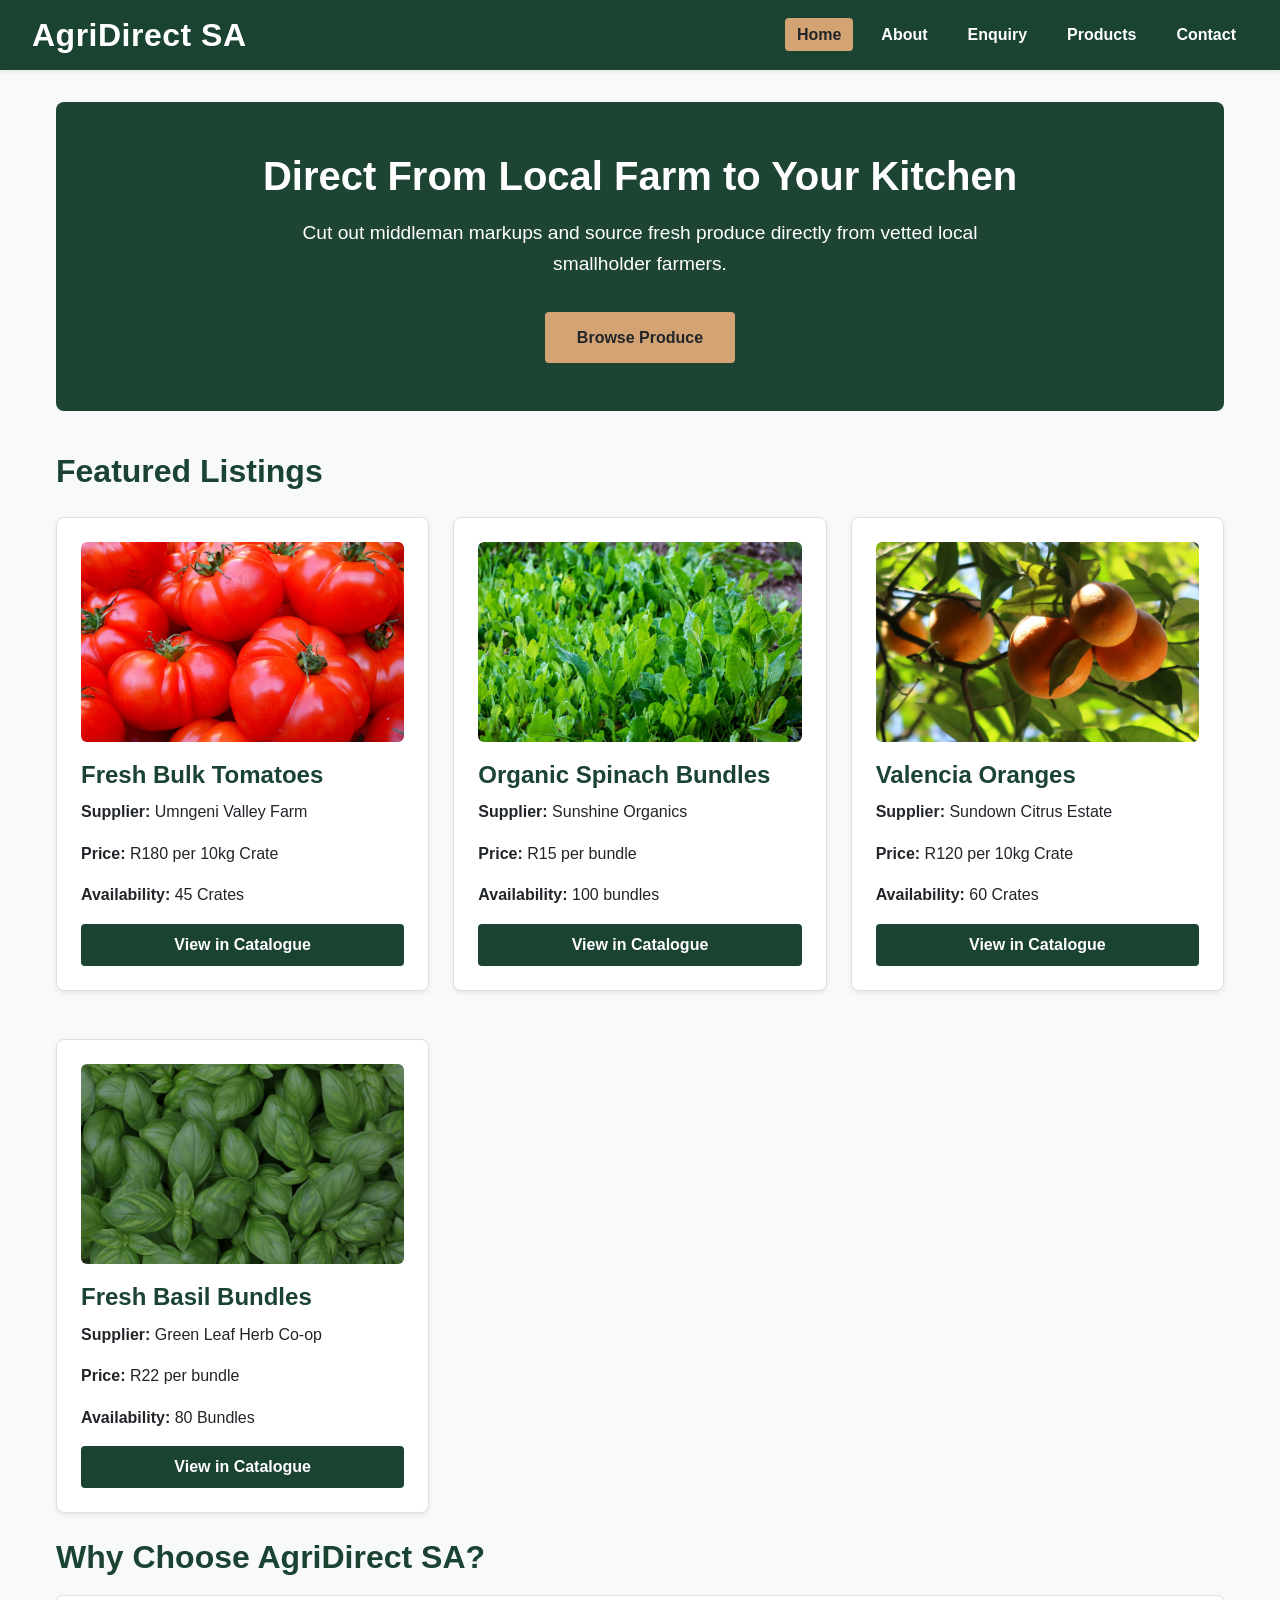
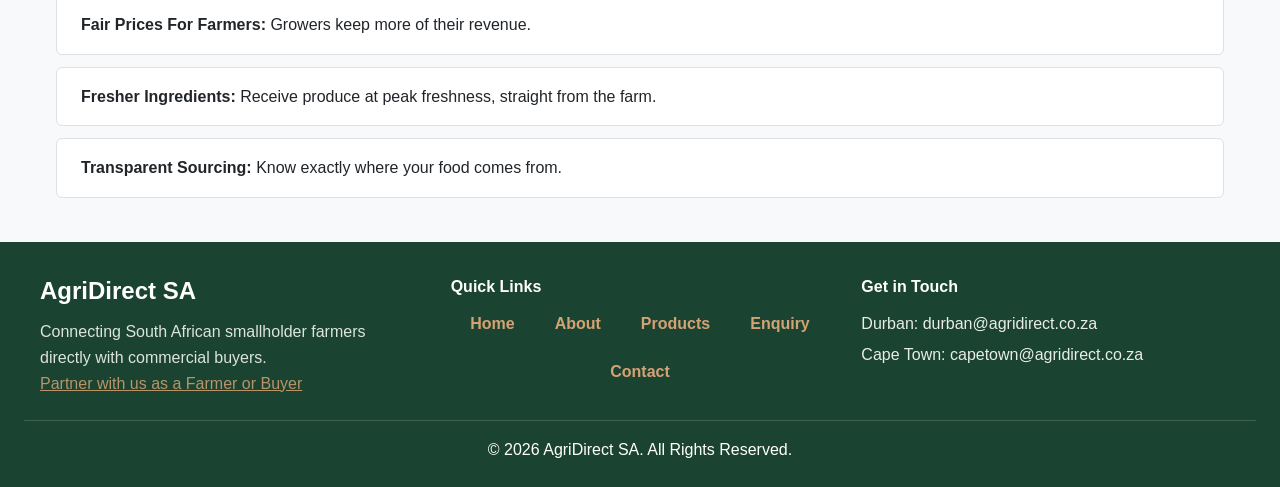
<file: AgriDirectSA_POE Part3/agridirect/Index.html>
<!DOCTYPE html>
<html lang="en">
<head>
    <meta charset="UTF-8">
    <meta name="viewport" content="width=device-width, initial-scale=1.0">
    <meta name="description" content="AgriDirect SA connects local South African farmers directly with commercial buyers and restaurants.">
    <title>AgriDirect SA | B2B Agricultural Marketplace</title>
    <link rel="stylesheet" href="CSS/style.css">
</head>
<body>

    <!-- Header & Main Navigation -->
    <header>
        <div class="logo">
            <h1>AgriDirect SA</h1>
        </div>
        <nav>
            <ul>
                <li><a href="Index.html" class="active">Home</a></li>
                <li><a href="About.html">About</a></li>
                <li><a href="Enquiry.html">Enquiry</a></li>
                <li><a href="Products.html">Products</a></li>
                <li><a href="Contact.html">Contact</a></li>
            </ul>
        </nav>
    </header>

    <!-- Main Content Area -->
    <main>
        <!-- Hero Section -->
        <section id="hero">
            <h2>Direct From Local Farm to Your Kitchen</h2>
            <p>Cut out middleman markups and source fresh produce directly from vetted local smallholder farmers.</p>
            <a href="Products.html">Browse Produce</a>
        </section>

        <!-- Featured Produce Section -->
        <h2>Featured Listings</h2>
        <section id="produce-grid">
            <article class="product-card">
                <img src="images/tomatoes.jpg" alt="Crate of fresh red tomatoes">
                <h3>Fresh Bulk Tomatoes</h3>
                <p><strong>Supplier:</strong> Umngeni Valley Farm</p>
                <p><strong>Price:</strong> R180 per 10kg Crate</p>
                <p><strong>Availability:</strong> 45 Crates</p>
                <button type="button" onclick="location.href='Products.html'">View in Catalogue</button>
            </article>

            <article class="product-card">
                <img src="images/spinach.jpg" alt="Fresh organic spinach leaves">
                <h3>Organic Spinach Bundles</h3>
                <p><strong>Supplier:</strong> Sunshine Organics</p>
                <p><strong>Price:</strong> R15 per bundle</p>
                <p><strong>Availability:</strong> 100 bundles</p>
                <button type="button" onclick="location.href='Products.html'">View in Catalogue</button>
            </article>

            <article class="product-card">
                <img src="images/Valencia Oranges.jpg" alt="Crate of fresh Valencia oranges">
                <h3>Valencia Oranges</h3>
                <p><strong>Supplier:</strong> Sundown Citrus Estate</p>
                <p><strong>Price:</strong> R120 per 10kg Crate</p>
                <p><strong>Availability:</strong> 60 Crates</p>
                <button type="button" onclick="location.href='Products.html'">View in Catalogue</button>
            </article>

            <article class="product-card">
                <img src="images/Fresh Basil Bundles.jpg" alt="Bundles of fresh green basil">
                <h3>Fresh Basil Bundles</h3>
                <p><strong>Supplier:</strong> Green Leaf Herb Co-op</p>
                <p><strong>Price:</strong> R22 per bundle</p>
                <p><strong>Availability:</strong> 80 Bundles</p>
                <button type="button" onclick="location.href='Products.html'">View in Catalogue</button>
            </article>
        </section>

        <!-- Why Choose Us Section -->
        <section id="Value-Proposition">
            <h2>Why Choose AgriDirect SA?</h2>
            <ul>
                <li><strong>Fair Prices For Farmers:</strong> Growers keep more of their revenue.</li>
                <li><strong>Fresher Ingredients:</strong> Receive produce at peak freshness, straight from the farm.</li>
                <li><strong>Transparent Sourcing:</strong> Know exactly where your food comes from.</li>
            </ul>
        </section>
    </main>

    <!-- Footer Section -->
    <footer>
        <div class="footer-content">
            <div class="footer-brand">
                <h3>AgriDirect SA</h3>
                <p>Connecting South African smallholder farmers directly with commercial buyers.</p>
                <p><a href="Contact.html">Partner with us as a Farmer or Buyer</a></p>
            </div>
            <nav class="footer-links">
                <h4>Quick Links</h4>
                <ul>
                    <li><a href="Index.html">Home</a></li>
                    <li><a href="About.html">About</a></li>
                    <li><a href="Products.html">Products</a></li>
                    <li><a href="Enquiry.html">Enquiry</a></li>
                    <li><a href="Contact.html">Contact</a></li>
                </ul>
            </nav>
            <div class="footer-contact">
                <h4>Get in Touch</h4>
                <p>Durban: durban@agridirect.co.za</p>
                <p>Cape Town: capetown@agridirect.co.za</p>
            </div>
        </div>
        <p class="footer-bottom">&copy; 2026 AgriDirect SA. All Rights Reserved.</p>
    
    <!-- JavaScript File Link -->
    <script src="JS/script.js"></script>
    </footer>

</body>
</html>
</file>
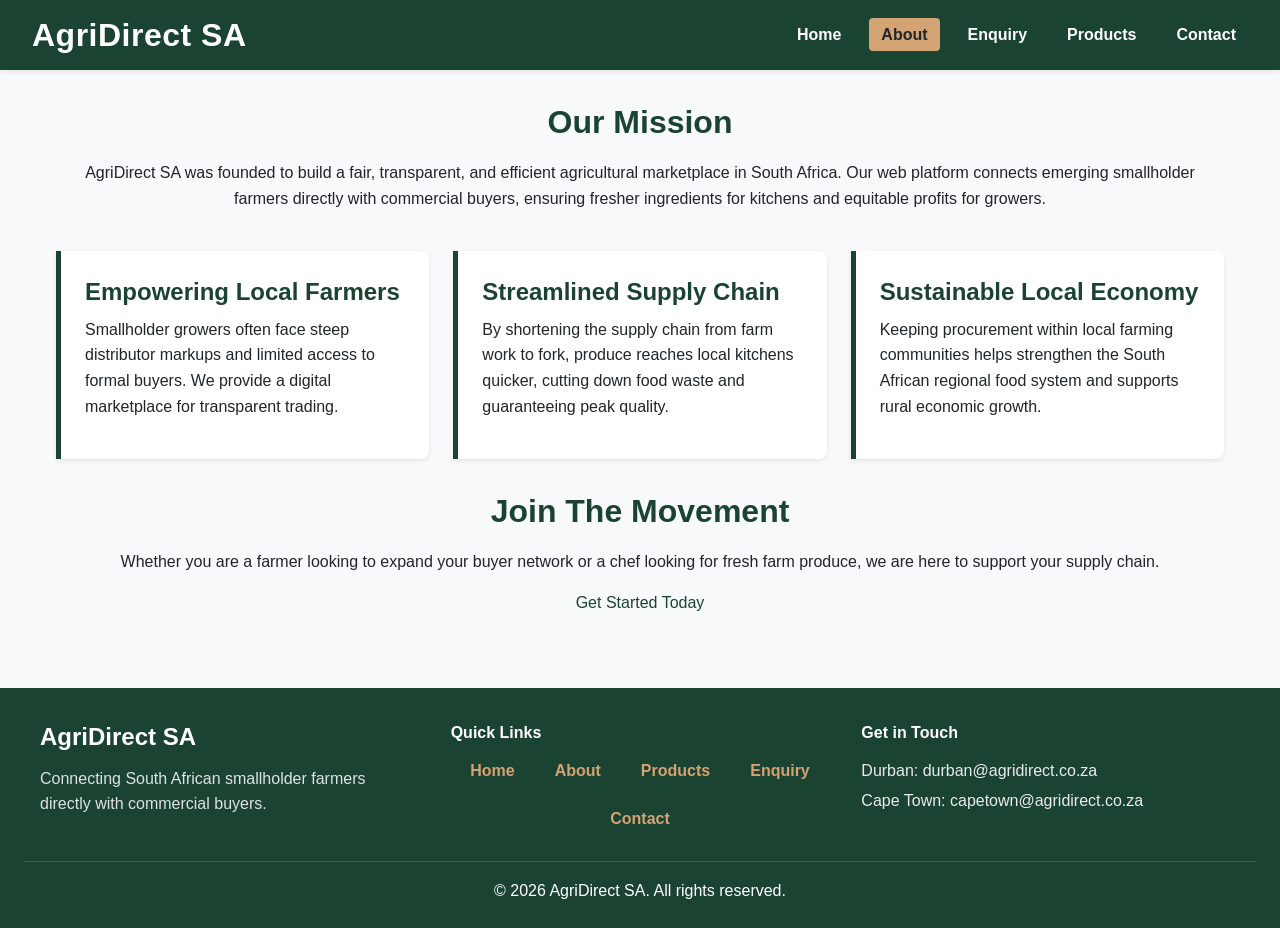
<file: AgriDirectSA_POE Part3/agridirect/About.html>
<!DOCTYPE html>
<html lang="en">
<head>
    <meta charset="UTF-8">
    <meta name="viewport" content="width=device-width, initial-scale=1.0">
    <meta name="description" content="Learn more about AgriDirect SA's mission to empower South African smallholder farmers and support fresh produce to commercial kitchens.">
    <title>About Us | AgriDirect SA</title>
    <link rel="stylesheet" href="CSS/style.css">
</head>
<body>

    <!-- Header & Main Navigation -->
    <header>
        <div class="logo">
            <h1>AgriDirect SA</h1>
        </div>
        <nav>
            <ul>
                <li><a href="Index.html">Home</a></li>
                <li><a href="About.html" class="active">About</a></li>
                <li><a href="Enquiry.html">Enquiry</a></li>
                <li><a href="Products.html">Products</a></li>
                <li><a href="Contact.html">Contact</a></li>
            </ul>
        </nav>
    </header>

    <!-- Main About Content -->
    <main>
        <!-- Vision & Mission -->
        <section id="mission-section">
            <h2>Our Mission</h2>
            <p>AgriDirect SA was founded to build a fair, transparent, and efficient agricultural marketplace in South Africa. Our web platform connects emerging smallholder farmers directly with commercial buyers, ensuring fresher ingredients for kitchens and equitable profits for growers.</p>
        </section>

        <!-- Core Pillars Section -->
        <section id="pillars-section">
            <article class="pillar-card">
                <h3>Empowering Local Farmers</h3>
                <p>Smallholder growers often face steep distributor markups and limited access to formal buyers. We provide a digital marketplace for transparent trading.</p>
            </article>

            <article class="pillar-card">
                <h3>Streamlined Supply Chain</h3>
                <p>By shortening the supply chain from farm work to fork, produce reaches local kitchens quicker, cutting down food waste and guaranteeing peak quality.</p>
            </article>

            <article class="pillar-card">
                <h3>Sustainable Local Economy</h3>
                <p>Keeping procurement within local farming communities helps strengthen the South African regional food system and supports rural economic growth.</p>
            </article>
        </section>

        <!-- Call To Action Section -->
        <section id="cta-section">
            <h2>Join The Movement</h2>
            <p>Whether you are a farmer looking to expand your buyer network or a chef looking for fresh farm produce, we are here to support your supply chain.</p>
            <a href="Enquiry.html">Get Started Today</a>
        </section>
    </main>

    <!-- Footer Area -->
    <footer>
        <div class="footer-content">
            <div class="footer-brand">
                <h3>AgriDirect SA</h3>
                <p>Connecting South African smallholder farmers directly with commercial buyers.</p>
            </div>
            <nav class="footer-links">
                <h4>Quick Links</h4>
                <ul>
                    <li><a href="Index.html">Home</a></li>
                    <li><a href="About.html">About</a></li>
                    <li><a href="Products.html">Products</a></li>
                    <li><a href="Enquiry.html">Enquiry</a></li>
                    <li><a href="Contact.html">Contact</a></li>
                </ul>
            </nav>
            <div class="footer-contact">
                <h4>Get in Touch</h4>
                <p>Durban: durban@agridirect.co.za</p>
                <p>Cape Town: capetown@agridirect.co.za</p>
            </div>
        </div>
        <p class="footer-bottom">&copy; 2026 AgriDirect SA. All rights reserved.</p>
     <!-- JavaScript File Link -->
    <script src="JS/script.js"></script>
    </footer>

</body>
</html>
</file>
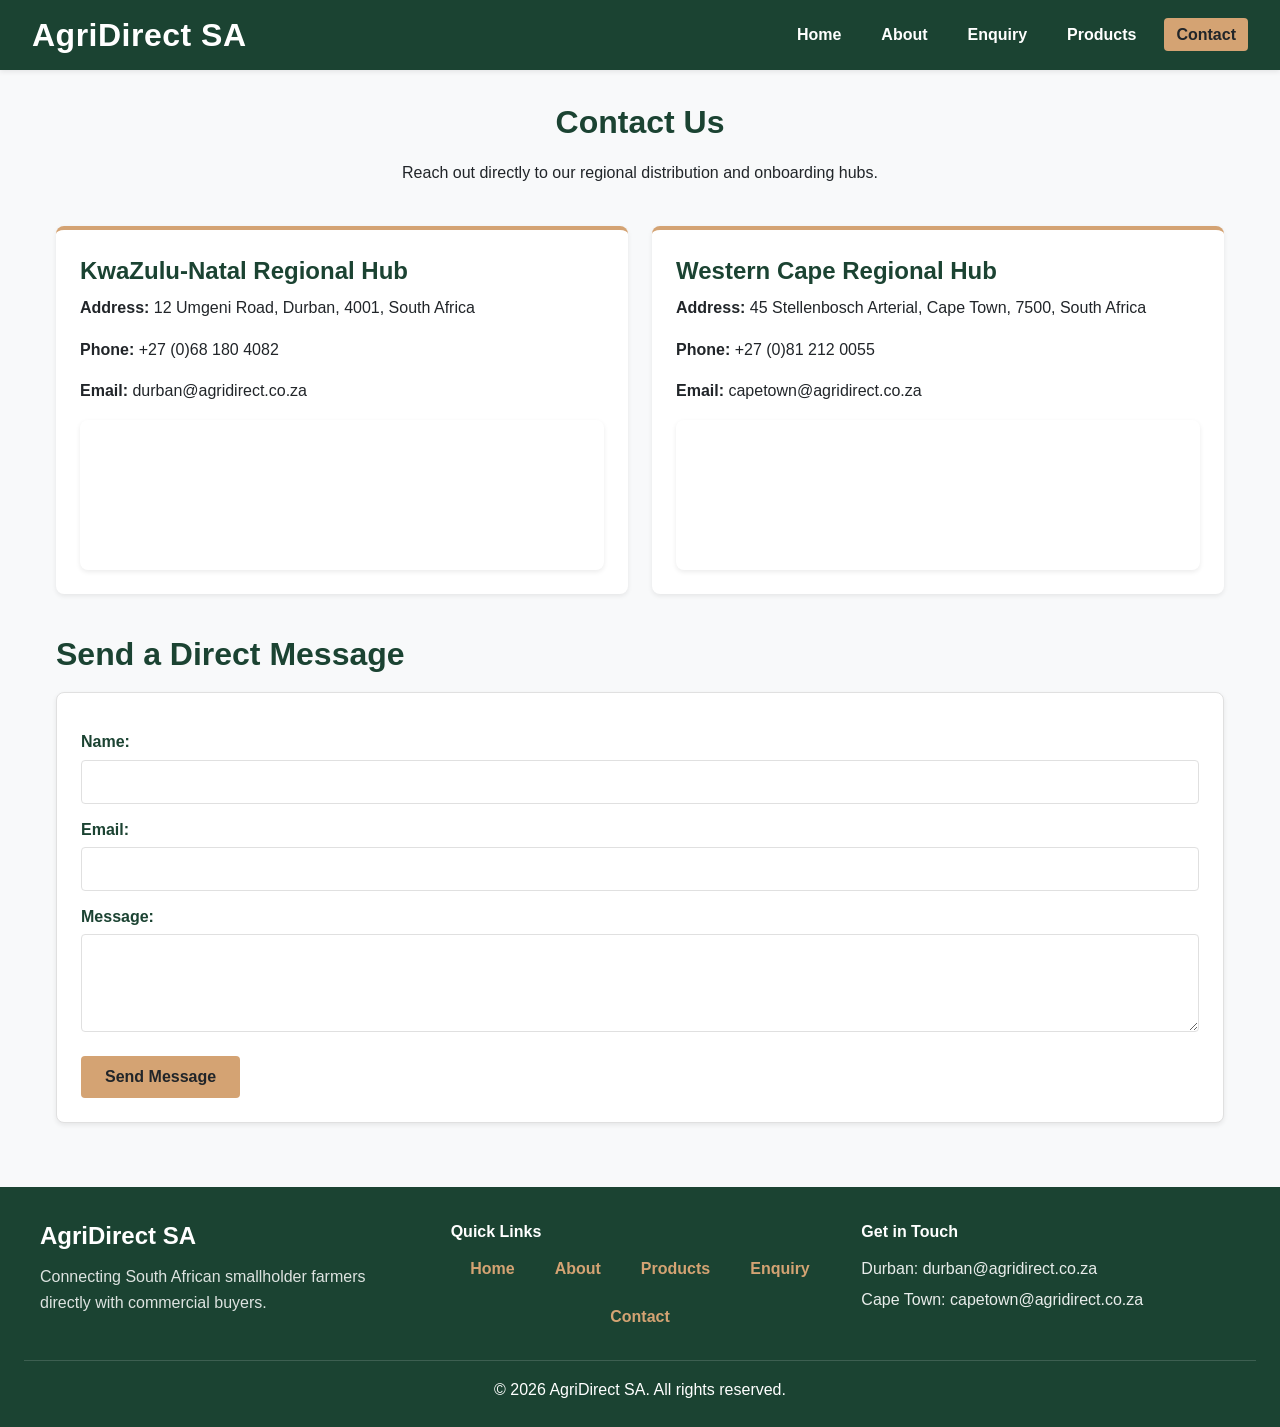
<file: AgriDirectSA_POE Part3/agridirect/Contact.html>
<!DOCTYPE html>
<html lang="en">
<head>
    <meta charset="UTF-8">
    <meta name="viewport" content="width=device-width, initial-scale=1.0">
    <meta name="description" content="Contact AgriDirect SA hubs in Durban and Cape Town.">
    <title>Contact Us | AgriDirect SA</title>
    <link rel="stylesheet" href="CSS/style.css">
</head>
<body>

    <!-- Header & Navigation -->
    <header>
        <div class="logo">
            <h1>AgriDirect SA</h1>
        </div>
        <nav>
            <ul>
                <li><a href="Index.html">Home</a></li>
                <li><a href="About.html">About</a></li>
                <li><a href="Enquiry.html">Enquiry</a></li>
                <li><a href="Products.html">Products</a></li>
                <li><a href="Contact.html" class="active">Contact</a></li>
            </ul>
        </nav>
    </header>

    <!-- Main Section -->
    <main>
        <section id="contact-header">
            <h2>Contact Us</h2>
            <p>Reach out directly to our regional distribution and onboarding hubs.</p>
        </section>

        <!-- Multiple Locations Section, each with its own embedded map -->
        <section id="locations">
            <article class="location-card">
                <h3>KwaZulu-Natal Regional Hub</h3>
                <p><strong>Address:</strong> 12 Umgeni Road, Durban, 4001, South Africa</p>
                <p><strong>Phone:</strong> +27 (0)68 180 4082</p>
                <p><strong>Email:</strong> durban@agridirect.co.za</p>
                <div class="map-container">
                    <iframe
                        src="https://www.google.com/maps/embed?pb=!1m18!1m12!1m3!1d110785.4542284984!2d30.93888874223214!3d-29.858680436813244!2m3!1f0!2f0!3f0!3m2!1i1024!2i768!4f13.1!3m3!1m2!1s0x1ef7aa02010787e1%3A0x6a09048a14b51336!2sDurban!5e0!3m2!1sen!2sza!4v1680000000000!5m2!1sen!2sza"
                        width="100%"
                        height="300"
                        style="border:0;"
                        allowfullscreen=""
                        loading="lazy"
                        title="AgriDirect Durban Location Map">
                    </iframe>
                </div>
            </article>

            <article class="location-card">
                <h3>Western Cape Regional Hub</h3>
                <p><strong>Address:</strong> 45 Stellenbosch Arterial, Cape Town, 7500, South Africa</p>
                <p><strong>Phone:</strong> +27 (0)81 212 0055</p>
                <p><strong>Email:</strong> capetown@agridirect.co.za</p>
                <div class="map-container">
                    <iframe
                        src="https://www.google.com/maps?q=45+Stellenbosch+Arterial,+Cape+Town,+7500,+South+Africa&output=embed"
                        width="100%"
                        height="300"
                        style="border:0;"
                        allowfullscreen=""
                        loading="lazy"
                        title="AgriDirect Cape Town Location Map">
                    </iframe>
                </div>
            </article>
        </section>

        <!-- General Contact Form -->
        <section id="general-contact-form">
            <h2>Send a Direct Message</h2>
            <form action="#" method="POST">
                <label for="cname">Name:</label>
                <input type="text" id="cname" name="cname" required>

                <label for="cemail">Email:</label>
                <input type="email" id="cemail" name="cemail" required>

                <label for="cmsg">Message:</label>
                <textarea id="cmsg" name="cmsg" rows="4" required></textarea>

                <button type="submit">Send Message</button>
            </form>
        </section>
    </main>

    <!-- Footer Area -->
    <footer>
        <div class="footer-content">
            <div class="footer-brand">
                <h3>AgriDirect SA</h3>
                <p>Connecting South African smallholder farmers directly with commercial buyers.</p>
            </div>
            <nav class="footer-links">
                <h4>Quick Links</h4>
                <ul>
                    <li><a href="Index.html">Home</a></li>
                    <li><a href="About.html">About</a></li>
                    <li><a href="Products.html">Products</a></li>
                    <li><a href="Enquiry.html">Enquiry</a></li>
                    <li><a href="Contact.html">Contact</a></li>
                </ul>
            </nav>
            <div class="footer-contact">
                <h4>Get in Touch</h4>
                <p>Durban: durban@agridirect.co.za</p>
                <p>Cape Town: capetown@agridirect.co.za</p>
            </div>
        </div>
        <p class="footer-bottom">&copy; 2026 AgriDirect SA. All rights reserved.</p>
        <!-- JavaScript File Link -->
    <script src="JS/script.js"></script>
    </footer>

</body>
</html>
</file>
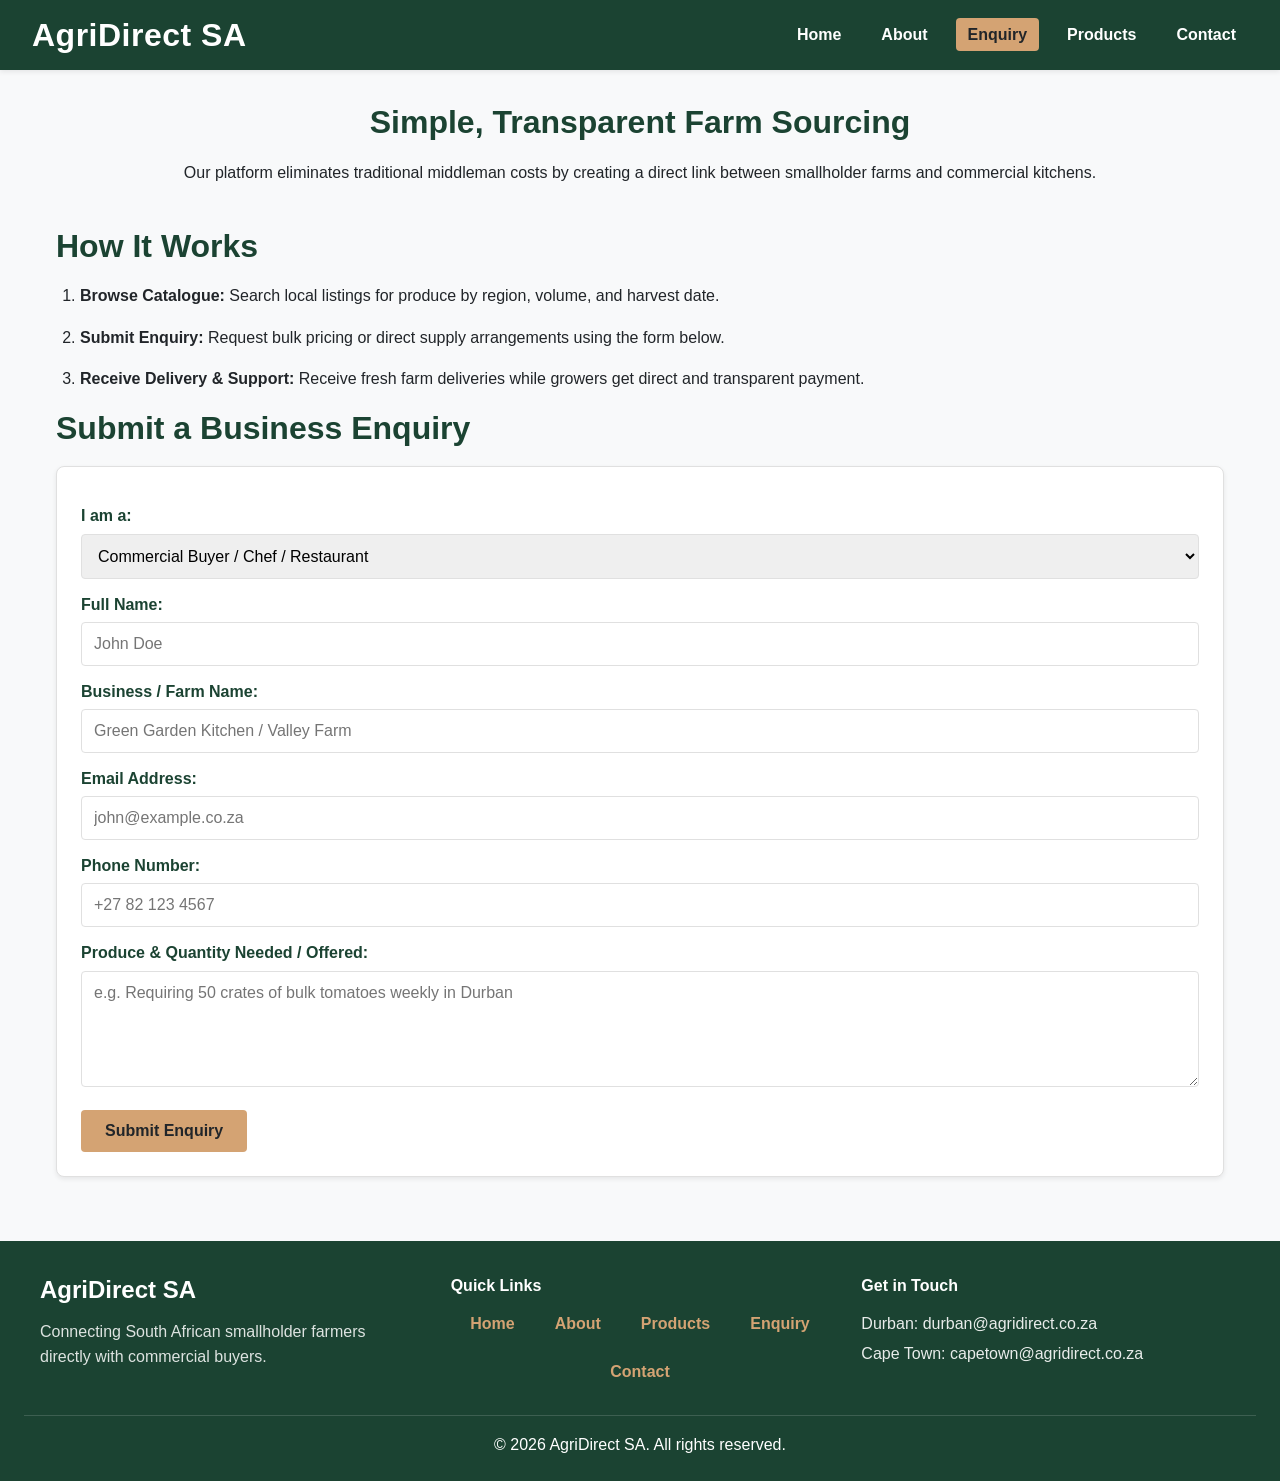
<file: AgriDirectSA_POE Part3/agridirect/Enquiry.html>
<!DOCTYPE html>
<html lang="en">
<head>
    <meta charset="UTF-8">
    <meta name="viewport" content="width=device-width, initial-scale=1.0">
    <meta name="description" content="Submit sourcing enquiries or register as a farmer with AgriDirect SA.">
    <title>Enquiry & How It Works | AgriDirect SA</title>
    <link rel="stylesheet" href="CSS/style.css">
</head>
<body>

    <!-- Header & Main Navigation -->
    <header>
        <div class="logo">
            <h1>AgriDirect SA</h1>
        </div>
        <nav>
            <ul>
                <li><a href="Index.html">Home</a></li>
                <li><a href="About.html">About</a></li>
                <li><a href="Enquiry.html" class="active">Enquiry</a></li>
                <li><a href="Products.html">Products</a></li>
                <li><a href="Contact.html">Contact</a></li>
            </ul>
        </nav>
    </header>

    <!-- Main Content -->
    <main>
        <section id="overview">
            <h2>Simple, Transparent Farm Sourcing</h2>
            <p>Our platform eliminates traditional middleman costs by creating a direct link between smallholder farms and commercial kitchens.</p>
        </section>

        <!-- Workflow Section -->
        <section id="for-farmers">
            <h2>How It Works</h2>
            <ol>
                <li><strong>Browse Catalogue:</strong> Search local listings for produce by region, volume, and harvest date.</li>
                <li><strong>Submit Enquiry:</strong> Request bulk pricing or direct supply arrangements using the form below.</li>
                <li><strong>Receive Delivery & Support:</strong> Receive fresh farm deliveries while growers get direct and transparent payment.</li>
            </ol>
        </section>

        <!-- Direct Enquiry Form -->
        <section id="enquiry-form-section">
            <h2>Submit a Business Enquiry</h2>
            <form action="#" method="POST">
                <label for="user-role">I am a:</label>
                <select id="user-role" name="user_role" required>
                    <option value="buyer">Commercial Buyer / Chef / Restaurant</option>
                    <option value="farmer">Farmer / Agricultural Producer</option>
                </select>

                <label for="full-name">Full Name:</label>
                <input type="text" id="full-name" name="full_name" placeholder="John Doe" required>

                <label for="business-name">Business / Farm Name:</label>
                <input type="text" id="business-name" name="business_name" placeholder="Green Garden Kitchen / Valley Farm" required>

                <label for="email">Email Address:</label>
                <input type="email" id="email" name="email" placeholder="john@example.co.za" required>

                <label for="phone">Phone Number:</label>
                <input type="tel" id="phone" name="phone" placeholder="+27 82 123 4567" required>

                <label for="produce-details">Produce & Quantity Needed / Offered:</label>
                <textarea id="produce-details" name="produce_details" rows="5" placeholder="e.g. Requiring 50 crates of bulk tomatoes weekly in Durban" required></textarea>

                <button type="submit">Submit Enquiry</button>
            </form>
        </section>
    </main>

    <!-- Footer Area -->
    <footer>
        <div class="footer-content">
            <div class="footer-brand">
                <h3>AgriDirect SA</h3>
                <p>Connecting South African smallholder farmers directly with commercial buyers.</p>
            </div>
            <nav class="footer-links">
                <h4>Quick Links</h4>
                <ul>
                    <li><a href="Index.html">Home</a></li>
                    <li><a href="About.html">About</a></li>
                    <li><a href="Products.html">Products</a></li>
                    <li><a href="Enquiry.html">Enquiry</a></li>
                    <li><a href="Contact.html">Contact</a></li>
                </ul>
            </nav>
            <div class="footer-contact">
                <h4>Get in Touch</h4>
                <p>Durban: durban@agridirect.co.za</p>
                <p>Cape Town: capetown@agridirect.co.za</p>
            </div>
        </div>
        <p class="footer-bottom">&copy; 2026 AgriDirect SA. All rights reserved.</p>

    <!-- JavaScript File Link -->
    <script src="JS/script.js"></script></footer>

</body>
</html>
</file>
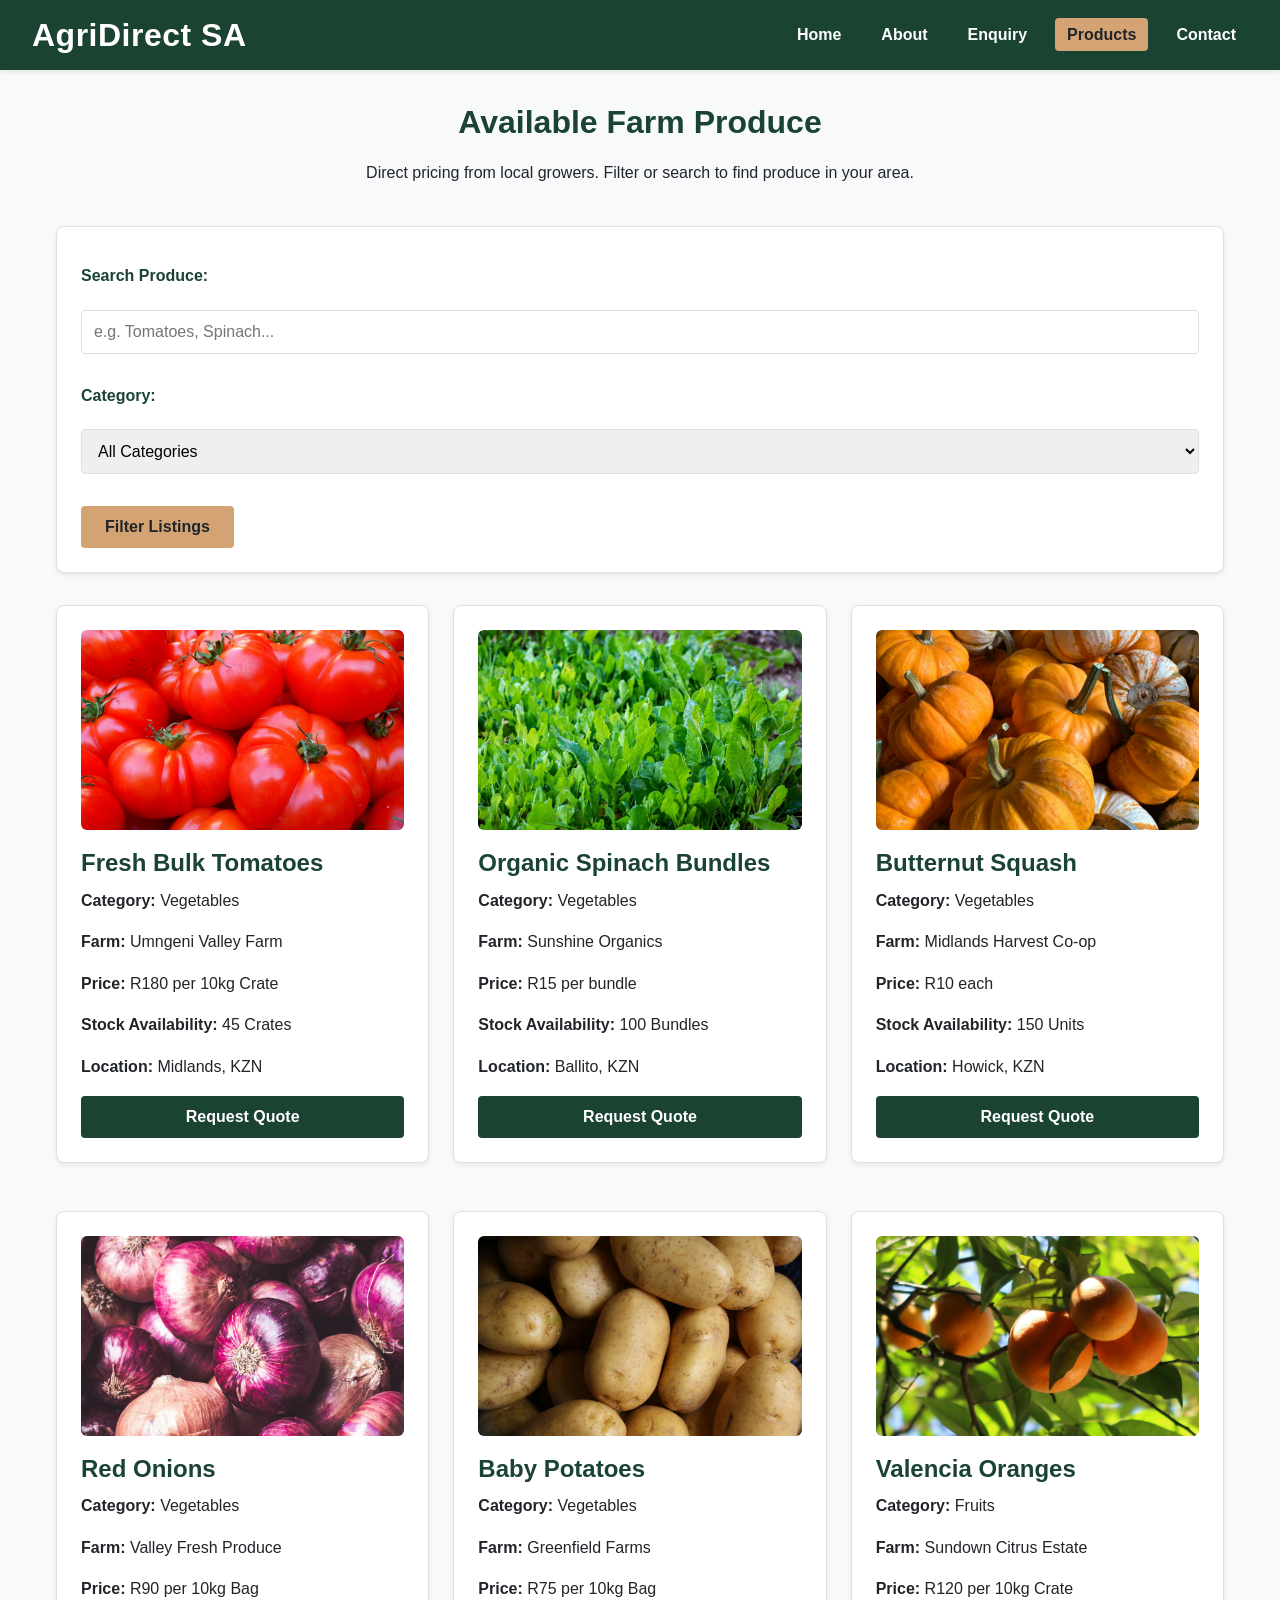
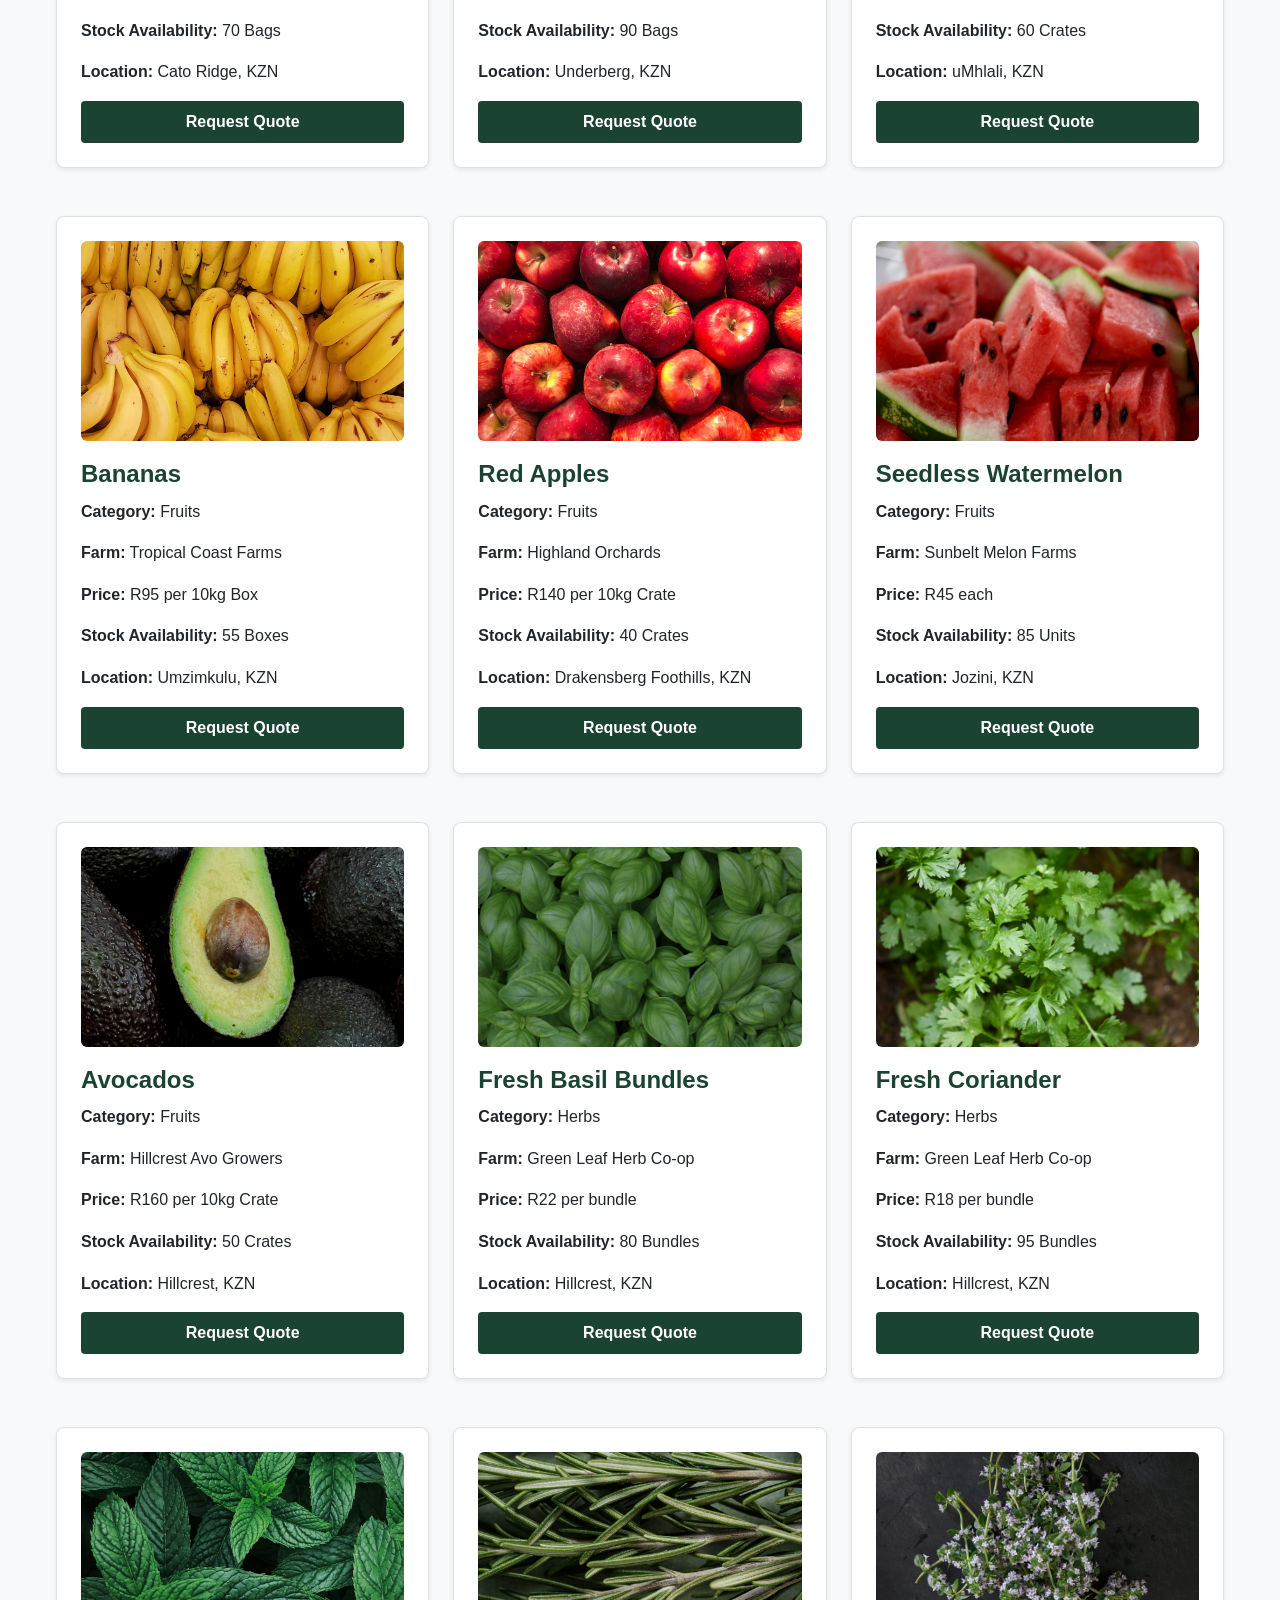
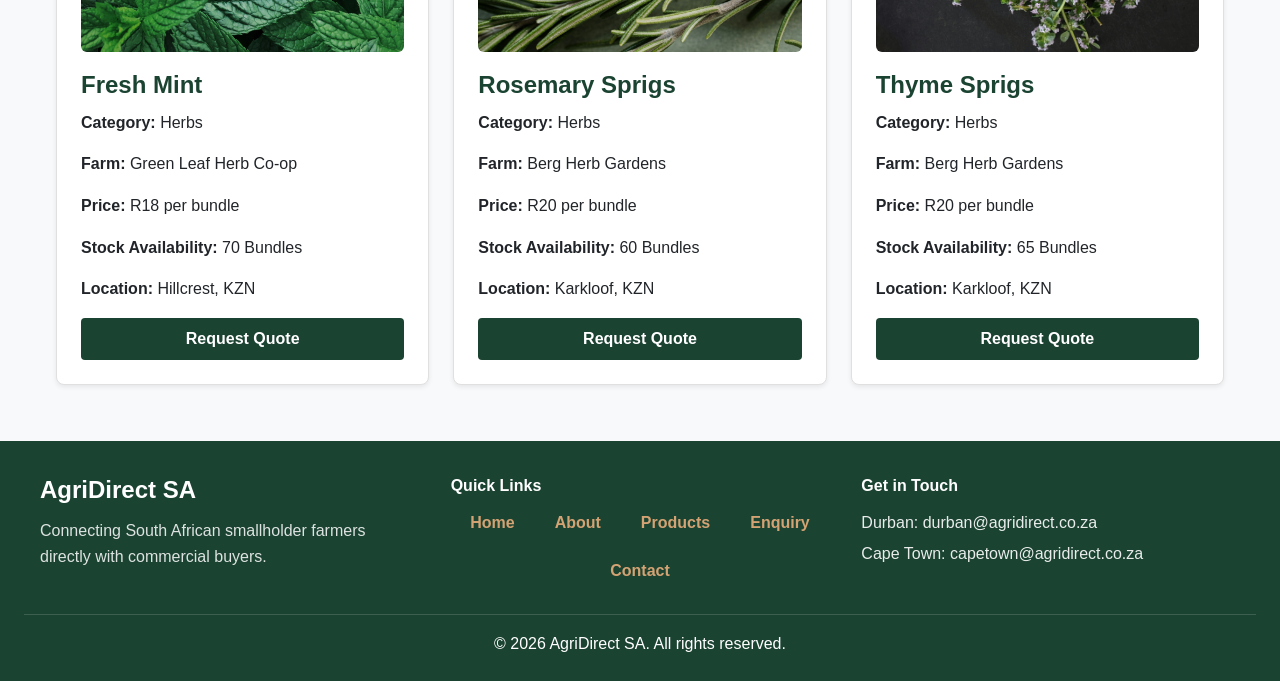
<file: AgriDirectSA_POE Part3/agridirect/Products.html>
<!DOCTYPE html>
<html lang="en">
<head>
    <meta charset="UTF-8">
    <meta name="viewport" content="width=device-width, initial-scale=1.0">
    <meta name="description" content="Browse fresh produce directly from local South African farmers on AgriDirect SA's B2B marketplace.">
    <title>Produce Catalogue | AgriDirect SA</title>
    <link rel="stylesheet" href="CSS/style.css">
</head>
<body>

    <!-- Header & Main Navigation -->
    <header>
        <div class="logo">
            <h1>AgriDirect SA</h1>
        </div>
        <nav>
            <ul>
                <li><a href="Index.html">Home</a></li>
                <li><a href="About.html">About</a></li>
                <li><a href="Enquiry.html">Enquiry</a></li>
                <li><a href="Products.html" class="active">Products</a></li>
                <li><a href="Contact.html">Contact</a></li>
            </ul>
        </nav>
    </header>

    <!-- Main Catalogue Content -->
    <main>
        <section id="catalogue-header">
            <h2>Available Farm Produce</h2>
            <p>Direct pricing from local growers. Filter or search to find produce in your area.</p>
        </section>

        <!-- Search & Filter Form -->
        <section id="filter-section">
            <form action="#" method="get">
                <label for="search">Search Produce:</label>
                <input type="text" id="search" name="search" placeholder="e.g. Tomatoes, Spinach...">

                <label for="category">Category:</label>
                <select id="category" name="category">
                    <option value="all">All Categories</option>
                    <option value="fruits">Fruits</option>
                    <option value="vegetables">Vegetables</option>
                    <option value="herbs">Herbs</option>
                </select>

                <button type="submit">Filter Listings</button>
            </form>
        </section>

        <!-- Product Grid Listings -->
        <section id="produce-grid">
            <article class="product-card" data-category="vegetables">
                <img src="images/tomatoes.jpg" alt="Crate of red tomatoes ready for wholesale">
                <h3>Fresh Bulk Tomatoes</h3>
                <p><strong>Category:</strong> Vegetables</p>
                <p><strong>Farm:</strong> Umngeni Valley Farm</p>
                <p><strong>Price:</strong> R180 per 10kg Crate</p>
                <p><strong>Stock Availability:</strong> 45 Crates</p>
                <p><strong>Location:</strong> Midlands, KZN</p>
                <button type="button" onclick="location.href='Enquiry.html'">Request Quote</button>
            </article>

            <article class="product-card" data-category="vegetables">
                <img src="images/spinach.jpg" alt="Freshly harvested spinach bundles">
                <h3>Organic Spinach Bundles</h3>
                <p><strong>Category:</strong> Vegetables</p>
                <p><strong>Farm:</strong> Sunshine Organics</p>
                <p><strong>Price:</strong> R15 per bundle</p>
                <p><strong>Stock Availability:</strong> 100 Bundles</p>
                <p><strong>Location:</strong> Ballito, KZN</p>
                <button type="button" onclick="location.href='Enquiry.html'">Request Quote</button>
            </article>

            <article class="product-card" data-category="vegetables">
                <img src="images/Butternut Squash.jpg" alt="Freshly harvested butternut squash">
                <h3>Butternut Squash</h3>
                <p><strong>Category:</strong> Vegetables</p>
                <p><strong>Farm:</strong> Midlands Harvest Co-op</p>
                <p><strong>Price:</strong> R10 each</p>
                <p><strong>Stock Availability:</strong> 150 Units</p>
                <p><strong>Location:</strong> Howick, KZN</p>
                <button type="button" onclick="location.href='Enquiry.html'">Request Quote</button>
            </article>

            <article class="product-card" data-category="vegetables">
                <img src="images/Red Onions.jpg" alt="Bag of fresh red onions">
                <h3>Red Onions</h3>
                <p><strong>Category:</strong> Vegetables</p>
                <p><strong>Farm:</strong> Valley Fresh Produce</p>
                <p><strong>Price:</strong> R90 per 10kg Bag</p>
                <p><strong>Stock Availability:</strong> 70 Bags</p>
                <p><strong>Location:</strong> Cato Ridge, KZN</p>
                <button type="button" onclick="location.href='Enquiry.html'">Request Quote</button>
            </article>

            <article class="product-card" data-category="vegetables">
                <img src="images/potatoes.jpg" alt="Bag of fresh baby potatoes">
                <h3>Baby Potatoes</h3>
                <p><strong>Category:</strong> Vegetables</p>
                <p><strong>Farm:</strong> Greenfield Farms</p>
                <p><strong>Price:</strong> R75 per 10kg Bag</p>
                <p><strong>Stock Availability:</strong> 90 Bags</p>
                <p><strong>Location:</strong> Underberg, KZN</p>
                <button type="button" onclick="location.href='Enquiry.html'">Request Quote</button>
            </article>

            <article class="product-card" data-category="fruits">
                <img src="images/Valencia Oranges.jpg" alt="Crate of fresh Valencia oranges">
                <h3>Valencia Oranges</h3>
                <p><strong>Category:</strong> Fruits</p>
                <p><strong>Farm:</strong> Sundown Citrus Estate</p>
                <p><strong>Price:</strong> R120 per 10kg Crate</p>
                <p><strong>Stock Availability:</strong> 60 Crates</p>
                <p><strong>Location:</strong> uMhlali, KZN</p>
                <button type="button" onclick="location.href='Enquiry.html'">Request Quote</button>
            </article>

            <article class="product-card" data-category="fruits">
                <img src="images/Bananas.jpg" alt="Bunch of fresh bananas">
                <h3>Bananas</h3>
                <p><strong>Category:</strong> Fruits</p>
                <p><strong>Farm:</strong> Tropical Coast Farms</p>
                <p><strong>Price:</strong> R95 per 10kg Box</p>
                <p><strong>Stock Availability:</strong> 55 Boxes</p>
                <p><strong>Location:</strong> Umzimkulu, KZN</p>
                <button type="button" onclick="location.href='Enquiry.html'">Request Quote</button>
            </article>

            <article class="product-card" data-category="fruits">
                <img src="images/Red Apples.jpg" alt="Crate of fresh red apples">
                <h3>Red Apples</h3>
                <p><strong>Category:</strong> Fruits</p>
                <p><strong>Farm:</strong> Highland Orchards</p>
                <p><strong>Price:</strong> R140 per 10kg Crate</p>
                <p><strong>Stock Availability:</strong> 40 Crates</p>
                <p><strong>Location:</strong> Drakensberg Foothills, KZN</p>
                <button type="button" onclick="location.href='Enquiry.html'">Request Quote</button>
            </article>

            <article class="product-card" data-category="fruits">
                <img src="images/Seedless Watermelon.jpg" alt="Fresh seedless watermelon">
                <h3>Seedless Watermelon</h3>
                <p><strong>Category:</strong> Fruits</p>
                <p><strong>Farm:</strong> Sunbelt Melon Farms</p>
                <p><strong>Price:</strong> R45 each</p>
                <p><strong>Stock Availability:</strong> 85 Units</p>
                <p><strong>Location:</strong> Jozini, KZN</p>
                <button type="button" onclick="location.href='Enquiry.html'">Request Quote</button>
            </article>

            <article class="product-card" data-category="fruits">
                <img src="images/Avocados.jpg" alt="Crate of fresh avocados">
                <h3>Avocados</h3>
                <p><strong>Category:</strong> Fruits</p>
                <p><strong>Farm:</strong> Hillcrest Avo Growers</p>
                <p><strong>Price:</strong> R160 per 10kg Crate</p>
                <p><strong>Stock Availability:</strong> 50 Crates</p>
                <p><strong>Location:</strong> Hillcrest, KZN</p>
                <button type="button" onclick="location.href='Enquiry.html'">Request Quote</button>
            </article>

            <article class="product-card" data-category="herbs">
                <img src="images/Fresh Basil Bundles.jpg" alt="Bundles of fresh green basil">
                <h3>Fresh Basil Bundles</h3>
                <p><strong>Category:</strong> Herbs</p>
                <p><strong>Farm:</strong> Green Leaf Herb Co-op</p>
                <p><strong>Price:</strong> R22 per bundle</p>
                <p><strong>Stock Availability:</strong> 80 Bundles</p>
                <p><strong>Location:</strong> Hillcrest, KZN</p>
                <button type="button" onclick="location.href='Enquiry.html'">Request Quote</button>
            </article>

            <article class="product-card" data-category="herbs">
                <img src="images/Fresh Coriander.jpg" alt="Bundles of fresh coriander">
                <h3>Fresh Coriander</h3>
                <p><strong>Category:</strong> Herbs</p>
                <p><strong>Farm:</strong> Green Leaf Herb Co-op</p>
                <p><strong>Price:</strong> R18 per bundle</p>
                <p><strong>Stock Availability:</strong> 95 Bundles</p>
                <p><strong>Location:</strong> Hillcrest, KZN</p>
                <button type="button" onclick="location.href='Enquiry.html'">Request Quote</button>
            </article>

            <article class="product-card" data-category="herbs">
                <img src="images/Fresh Mint.jpg" alt="Bundles of fresh mint">
                <h3>Fresh Mint</h3>
                <p><strong>Category:</strong> Herbs</p>
                <p><strong>Farm:</strong> Green Leaf Herb Co-op</p>
                <p><strong>Price:</strong> R18 per bundle</p>
                <p><strong>Stock Availability:</strong> 70 Bundles</p>
                <p><strong>Location:</strong> Hillcrest, KZN</p>
                <button type="button" onclick="location.href='Enquiry.html'">Request Quote</button>
            </article>

            <article class="product-card" data-category="herbs">
                <img src="images/Rosemary Sprigs.jpg" alt="Sprigs of fresh rosemary">
                <h3>Rosemary Sprigs</h3>
                <p><strong>Category:</strong> Herbs</p>
                <p><strong>Farm:</strong> Berg Herb Gardens</p>
                <p><strong>Price:</strong> R20 per bundle</p>
                <p><strong>Stock Availability:</strong> 60 Bundles</p>
                <p><strong>Location:</strong> Karkloof, KZN</p>
                <button type="button" onclick="location.href='Enquiry.html'">Request Quote</button>
            </article>

            <article class="product-card" data-category="herbs">
                <img src="images/Thyme Sprigs.jpg" alt="Sprigs of fresh thyme">
                <h3>Thyme Sprigs</h3>
                <p><strong>Category:</strong> Herbs</p>
                <p><strong>Farm:</strong> Berg Herb Gardens</p>
                <p><strong>Price:</strong> R20 per bundle</p>
                <p><strong>Stock Availability:</strong> 65 Bundles</p>
                <p><strong>Location:</strong> Karkloof, KZN</p>
                <button type="button" onclick="location.href='Enquiry.html'">Request Quote</button>
            </article>
        </section>
    </main>

    <!-- Footer Area -->
    <footer>
        <div class="footer-content">
            <div class="footer-brand">
                <h3>AgriDirect SA</h3>
                <p>Connecting South African smallholder farmers directly with commercial buyers.</p>
            </div>
            <nav class="footer-links">
                <h4>Quick Links</h4>
                <ul>
                    <li><a href="Index.html">Home</a></li>
                    <li><a href="About.html">About</a></li>
                    <li><a href="Products.html">Products</a></li>
                    <li><a href="Enquiry.html">Enquiry</a></li>
                    <li><a href="Contact.html">Contact</a></li>
                </ul>
            </nav>
            <div class="footer-contact">
                <h4>Get in Touch</h4>
                <p>Durban: durban@agridirect.co.za</p>
                <p>Cape Town: capetown@agridirect.co.za</p>
            </div>
        </div>
        <p class="footer-bottom">&copy; 2026 AgriDirect SA. All rights reserved.</p>
        <!-- JavaScript File Link -->
    <script src="JS/script.js"></script>
    </footer>

</body>
</html>
</file>
<file: AgriDirectSA_POE Part3/agridirect/CSS/style.css>
/* ==========================================================================
   AGRIDIRECT SA - MAIN STYLESHEET (CSS/style.css)
   ========================================================================== */

/* --------------------------------------------------------------------------
   1. DESIGN TOKENS & CSS VARIABLES
   -------------------------------------------------------------------------- */
:root {
  --primary-green: #1B4332;       /* Forest Green */
  --secondary-earth: #D4A373;     /* Harvest Earth */
  --bg-off-white: #F8F9FA;        /* Warm Off-White */
  --text-charcoal: #212529;       /* Dark Charcoal */
  --white: #FFFFFF;
  --border-light: #E0E0E0;
  --shadow-sm: 0 2px 5px rgba(0, 0, 0, 0.08);
  --shadow-md: 0 4px 12px rgba(0, 0, 0, 0.12);

  --font-family: 'Segoe UI', Tahoma, Geneva, Verdana, sans-serif;
  --h1-size: 2.5rem;
  --h2-size: 2.0rem;
  --h3-size: 1.5rem;
  --body-size: 1.0rem;
}

/* --------------------------------------------------------------------------
   2. BASE & RESET STYLES
   -------------------------------------------------------------------------- */
* {
  margin: 0;
  padding: 0;
  box-sizing: border-box;
}

body {
  font-family: var(--font-family);
  font-size: var(--body-size);
  color: var(--text-charcoal);
  background-color: var(--bg-off-white);
  line-height: 1.6;
  display: flex;
  flex-direction: column;
  min-height: 100vh;
}

main {
  flex: 1;
  padding: 2rem 1rem;
  max-width: 1200px;
  margin: 0 auto;
  width: 100%;
}

/* Headings */
h1 { font-size: var(--h1-size); line-height: 1.2; }
h2 { font-size: var(--h2-size); line-height: 1.3; margin-bottom: 1rem; color: var(--primary-green); }
h3 { font-size: var(--h3-size); line-height: 1.4; margin-bottom: 0.5rem; color: var(--primary-green); }

p {
  margin-bottom: 1rem;
}

a {
  color: var(--primary-green);
  text-decoration: none;
  transition: color 0.3s ease;
}

a:hover, a:focus {
  color: var(--secondary-earth);
}

img, iframe {
  max-width: 100%;
  height: auto;
  display: block;
}

/* --------------------------------------------------------------------------
   3. HEADER & NAVIGATION
   -------------------------------------------------------------------------- */
header {
  background-color: var(--primary-green);
  color: var(--white);
  padding: 1rem 2rem;
  display: flex;
  flex-direction: column;
  align-items: center;
  gap: 1rem;
  box-shadow: var(--shadow-sm);
}

header .logo h1 {
  color: var(--white);
  font-size: 2rem;
  letter-spacing: 0.5px;
}

nav ul {
  list-style: none;
  display: flex;
  flex-wrap: wrap;
  gap: 1rem;
  justify-content: center;
}

nav a {
  color: var(--white);
  font-weight: 600;
  padding: 0.5rem 0.75rem;
  border-radius: 4px;
  transition: background-color 0.3s ease, color 0.3s ease;
}

nav a:hover, nav a:focus, nav a.active {
  background-color: var(--secondary-earth);
  color: var(--text-charcoal);
}

/* --------------------------------------------------------------------------
   4. HERO SECTION
   -------------------------------------------------------------------------- */
#hero {
  background: linear-gradient(rgba(27, 67, 50, 0.85), rgba(27, 67, 50, 0.85)), #2e4a3e;
  color: var(--white);
  padding: 3rem 1.5rem;
  text-align: center;
  border-radius: 8px;
  margin-bottom: 2.5rem;
}

#hero h2 {
  color: var(--white);
  font-size: 2.2rem;
  margin-bottom: 1rem;
}

#hero p {
  font-size: 1.2rem;
  max-width: 700px;
  margin: 0 auto 2rem auto;
}

#hero a {
  display: inline-block;
  background-color: var(--secondary-earth);
  color: var(--text-charcoal);
  padding: 0.8rem 2rem;
  font-weight: bold;
  border-radius: 4px;
  transition: transform 0.2s ease, background-color 0.3s ease;
}

#hero a:hover {
  background-color: #c39263;
  transform: translateY(-2px);
}

/* --------------------------------------------------------------------------
   5. PRODUCT CARDS & GRID LISTINGS
   -------------------------------------------------------------------------- */
#produce-grid {
  display: grid;
  grid-template-columns: repeat(auto-fill, minmax(280px, 1fr));
  gap: 1.5rem;
  margin-top: 1.5rem;
}

.product-card {
  background-color: var(--white);
  border: 1px solid var(--border-light);
  border-radius: 8px;
  padding: 1.5rem;
  box-shadow: var(--shadow-sm);
  transition: transform 0.2s ease, box-shadow 0.2s ease;
  margin-bottom: 1.5rem;
  display: flex;
  flex-direction: column;
}

.product-card:hover {
  transform: translateY(-4px);
  box-shadow: var(--shadow-md);
}

.product-card img {
  width: 100%;
  height: 200px;
  object-fit: cover;
  border-radius: 6px;
  margin-bottom: 1rem;
}

.product-card button {
  width: 100%;
  background-color: var(--primary-green);
  color: var(--white);
  border: none;
  padding: 0.75rem;
  font-size: 1rem;
  font-weight: 600;
  border-radius: 4px;
  cursor: pointer;
  margin-top: auto;
  transition: background-color 0.3s ease;
}

.product-card button:hover {
  background-color: var(--secondary-earth);
  color: var(--text-charcoal);
}

/* --------------------------------------------------------------------------
   6. FORMS (FILTER, CONTACT, & ENQUIRY FORMS)
   -------------------------------------------------------------------------- */
#filter-section, form {
  background-color: var(--white);
  padding: 1.5rem;
  border-radius: 8px;
  border: 1px solid var(--border-light);
  margin-bottom: 2rem;
  box-shadow: var(--shadow-sm);
}

#filter-section form {
  border: none;
  padding: 0;
  box-shadow: none;
  margin-bottom: 0;
  display: flex;
  flex-wrap: wrap;
  gap: 1rem;
  align-items: center;
}

form label {
  display: block;
  font-weight: bold;
  margin-top: 0.8rem;
  margin-bottom: 0.3rem;
  color: var(--primary-green);
}

form input,
form select,
form textarea {
  width: 100%;
  padding: 0.75rem;
  border: 1px solid var(--border-light);
  border-radius: 4px;
  font-family: var(--font-family);
  font-size: 1rem;
}

form button[type="submit"],
#filter-section button {
  background-color: var(--secondary-earth);
  color: var(--text-charcoal);
  border: none;
  padding: 0.75rem 1.5rem;
  font-weight: bold;
  font-size: 1rem;
  border-radius: 4px;
  cursor: pointer;
  margin-top: 1rem;
  transition: background-color 0.3s ease;
}

form button[type="submit"]:hover,
#filter-section button:hover {
  background-color: #c39263;
}

/* --------------------------------------------------------------------------
   7. ABOUT US, PILLARS, & WORKFLOWS
   -------------------------------------------------------------------------- */
#mission-section, #overview, #cta-section, #catalogue-header, #contact-header {
  text-align: center;
  margin-bottom: 2.5rem;
}

#pillars-section {
  display: grid;
  grid-template-columns: repeat(auto-fit, minmax(280px, 1fr));
  gap: 1.5rem;
  margin: 2rem 0;
}

.pillar-card {
  background-color: var(--white);
  border-left: 5px solid var(--primary-green);
  padding: 1.5rem;
  border-radius: 0 8px 8px 0;
  box-shadow: var(--shadow-sm);
}

/* Lists */
#for-farmers ol {
  padding-left: 1.5rem;
  margin-top: 1rem;
}

#for-farmers li {
  margin-bottom: 1rem;
}

#Value-Proposition ul {
  list-style-type: none;
  padding: 0;
}

#Value-Proposition li {
  background-color: var(--white);
  padding: 1rem 1.5rem;
  margin-bottom: 0.75rem;
  border-radius: 6px;
  border: 1px solid var(--border-light);
}

/* --------------------------------------------------------------------------
   8. LOCATIONS & MAP
   -------------------------------------------------------------------------- */
#locations {
  display: grid;
  grid-template-columns: repeat(auto-fit, minmax(300px, 1fr));
  gap: 1.5rem;
  margin-bottom: 2.5rem;
}

.location-card {
  background-color: var(--white);
  padding: 1.5rem;
  border-radius: 8px;
  border-top: 4px solid var(--secondary-earth);
  box-shadow: var(--shadow-sm);
}

.map-container {
  border-radius: 8px;
  overflow: hidden;
  box-shadow: var(--shadow-sm);
  margin-bottom: 2.5rem;
}

/* --------------------------------------------------------------------------
   9. FOOTER
   -------------------------------------------------------------------------- */
footer {
  background-color: var(--primary-green);
  color: var(--white);
  text-align: center;
  padding: 2rem 1.5rem 1.5rem;
  margin-top: auto;
}

footer a {
  color: var(--secondary-earth);
  text-decoration: underline;
}

footer a:hover {
  color: var(--white);
}

.footer-content {
  display: grid;
  grid-template-columns: repeat(auto-fit, minmax(200px, 1fr));
  gap: 2rem;
  max-width: 1200px;
  margin: 0 auto 1.5rem auto;
  text-align: left;
}

footer h3, footer h4 {
  color: var(--white);
  margin-bottom: 0.75rem;
}

.footer-brand p {
  color: var(--white);
  opacity: 0.85;
  margin-bottom: 0;
}

.footer-links ul {
  list-style: none;
}

.footer-links li {
  margin-bottom: 0.4rem;
}

.footer-links a {
  text-decoration: none;
}

.footer-contact p {
  color: var(--white);
  opacity: 0.9;
  margin-bottom: 0.3rem;
}

.footer-bottom {
  border-top: 1px solid rgba(255, 255, 255, 0.15);
  padding-top: 1rem;
  margin-bottom: 0;
}

/* Per-location maps on the Contact page */
.location-card .map-container {
  margin-top: 1rem;
  margin-bottom: 0;
}

/* --------------------------------------------------------------------------
   10. MEDIA QUERIES (DESKTOP & MOBILE RESPONSIVENESS)
   -------------------------------------------------------------------------- */
@media (min-width: 768px) {
  header {
    flex-direction: row;
    justify-content: space-between;
  }

  #hero h2 {
    font-size: 2.5rem;
  }
}

@media (max-width: 767px) {
  nav ul {
    flex-direction: column;
    width: 100%;
    text-align: center;
  }

  nav a {
    display: block;
    padding: 0.75rem;
  }

  #filter-section form {
    flex-direction: column;
    align-items: stretch;
  }

  #produce-grid, #locations, #pillars-section {
    grid-template-columns: 1fr;
  }

  .footer-content {
    text-align: center;
  }
}

@media (max-width: 480px) {
  :root {
    --h1-size: 1.8rem;
    --h2-size: 1.4rem;
    --h3-size: 1.2rem;
  }

  header .logo h1 {
    font-size: 1.5rem;
  }

  main {
    padding: 1.5rem 1rem;
  }

  #hero {
    padding: 2rem 1rem;
  }

  #hero h2 {
    font-size: 1.6rem;
  }

  #hero p {
    font-size: 1rem;
  }

  #hero a {
    width: 100%;
    text-align: center;
  }

  .product-card img {
    height: 160px;
  }

  form button[type="submit"],
  #filter-section button {
    width: 100%;
  }
}
/* --------------------------------------------------------------------------
   11. JAVASCRIPT-DRIVEN STYLES (Mobile Menu & FAQs)
   -------------------------------------------------------------------------- */
.mobile-menu-btn {
  background-color: var(--secondary-earth);
  color: var(--text-charcoal);
  border: none;
  padding: 0.5rem 1rem;
  font-size: 1rem;
  font-weight: bold;
  border-radius: 4px;
  cursor: pointer;
  display: none;
}

@media (max-width: 767px) {
  .mobile-menu-btn {
    display: block;
    margin-top: 0.5rem;
  }

  nav {
    display: none;
    width: 100%;
  }

  nav.nav-open {
    display: block;
  }
}
</file>
